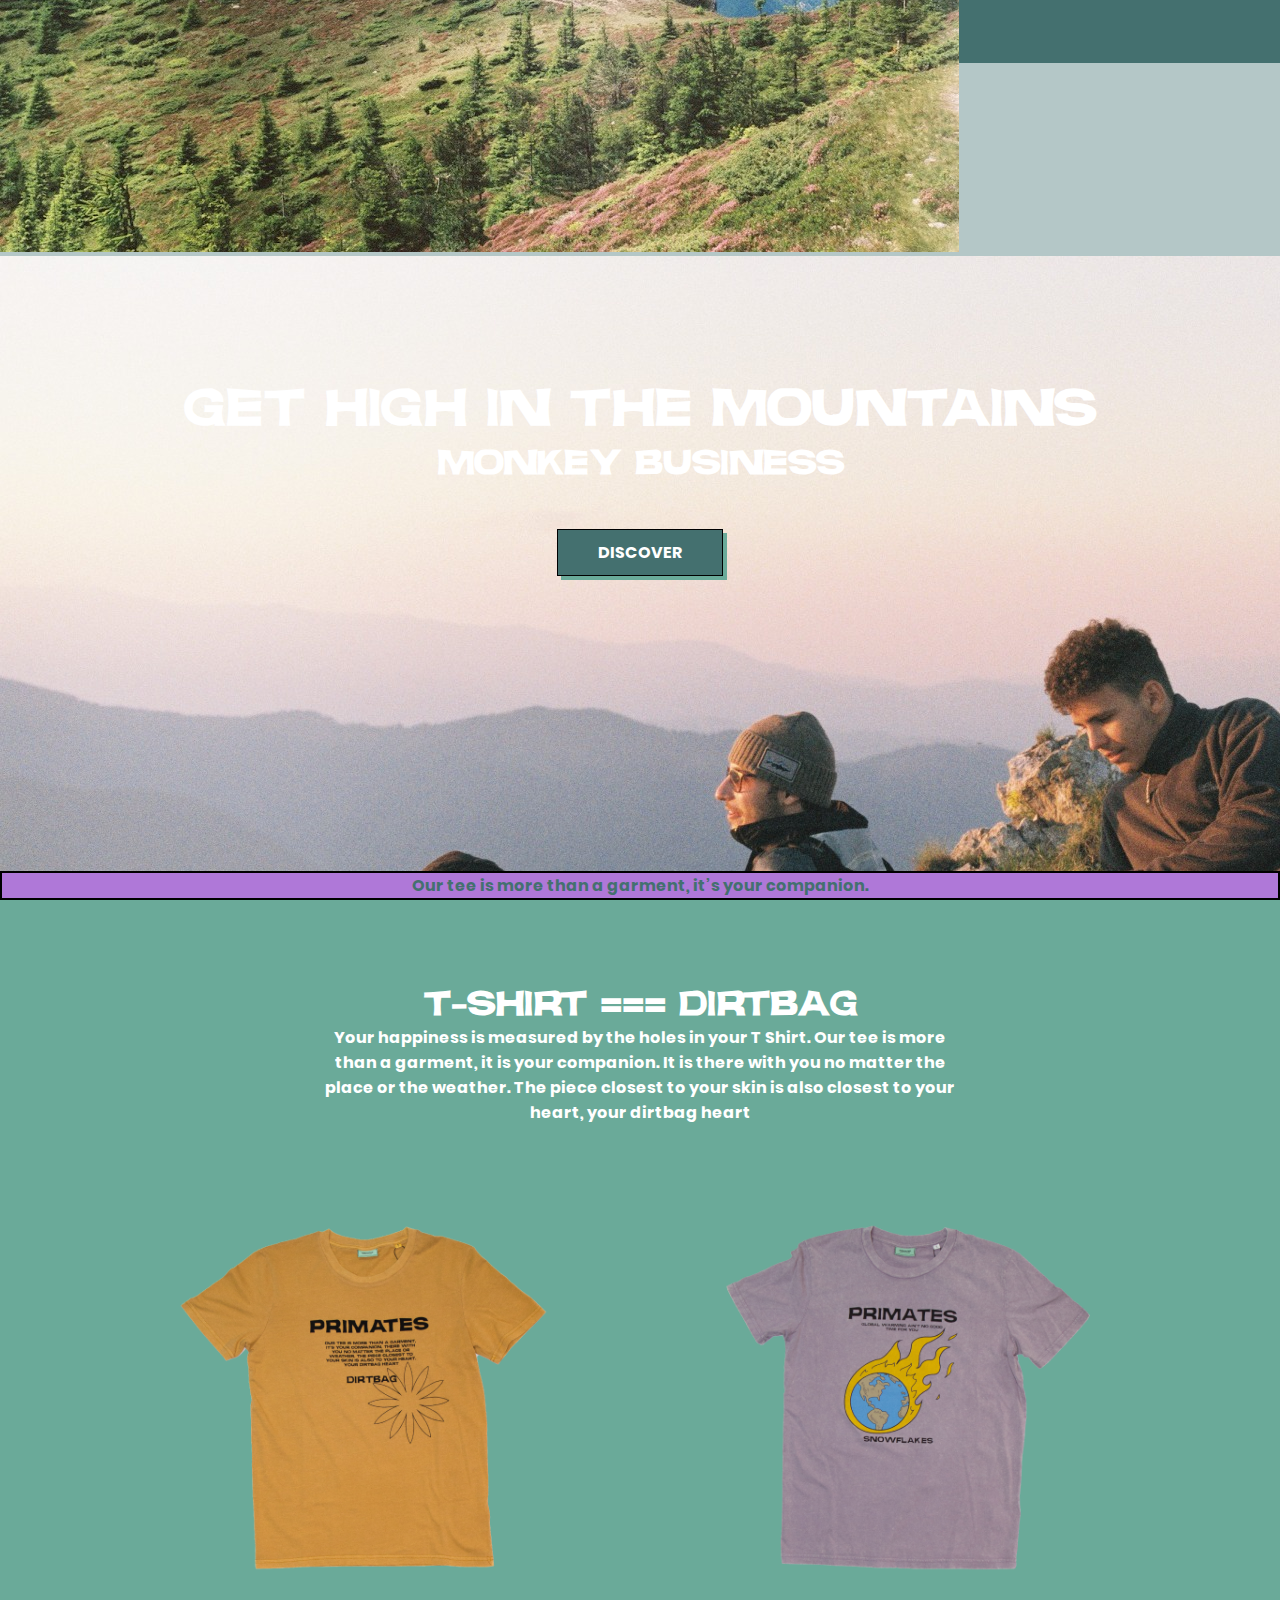
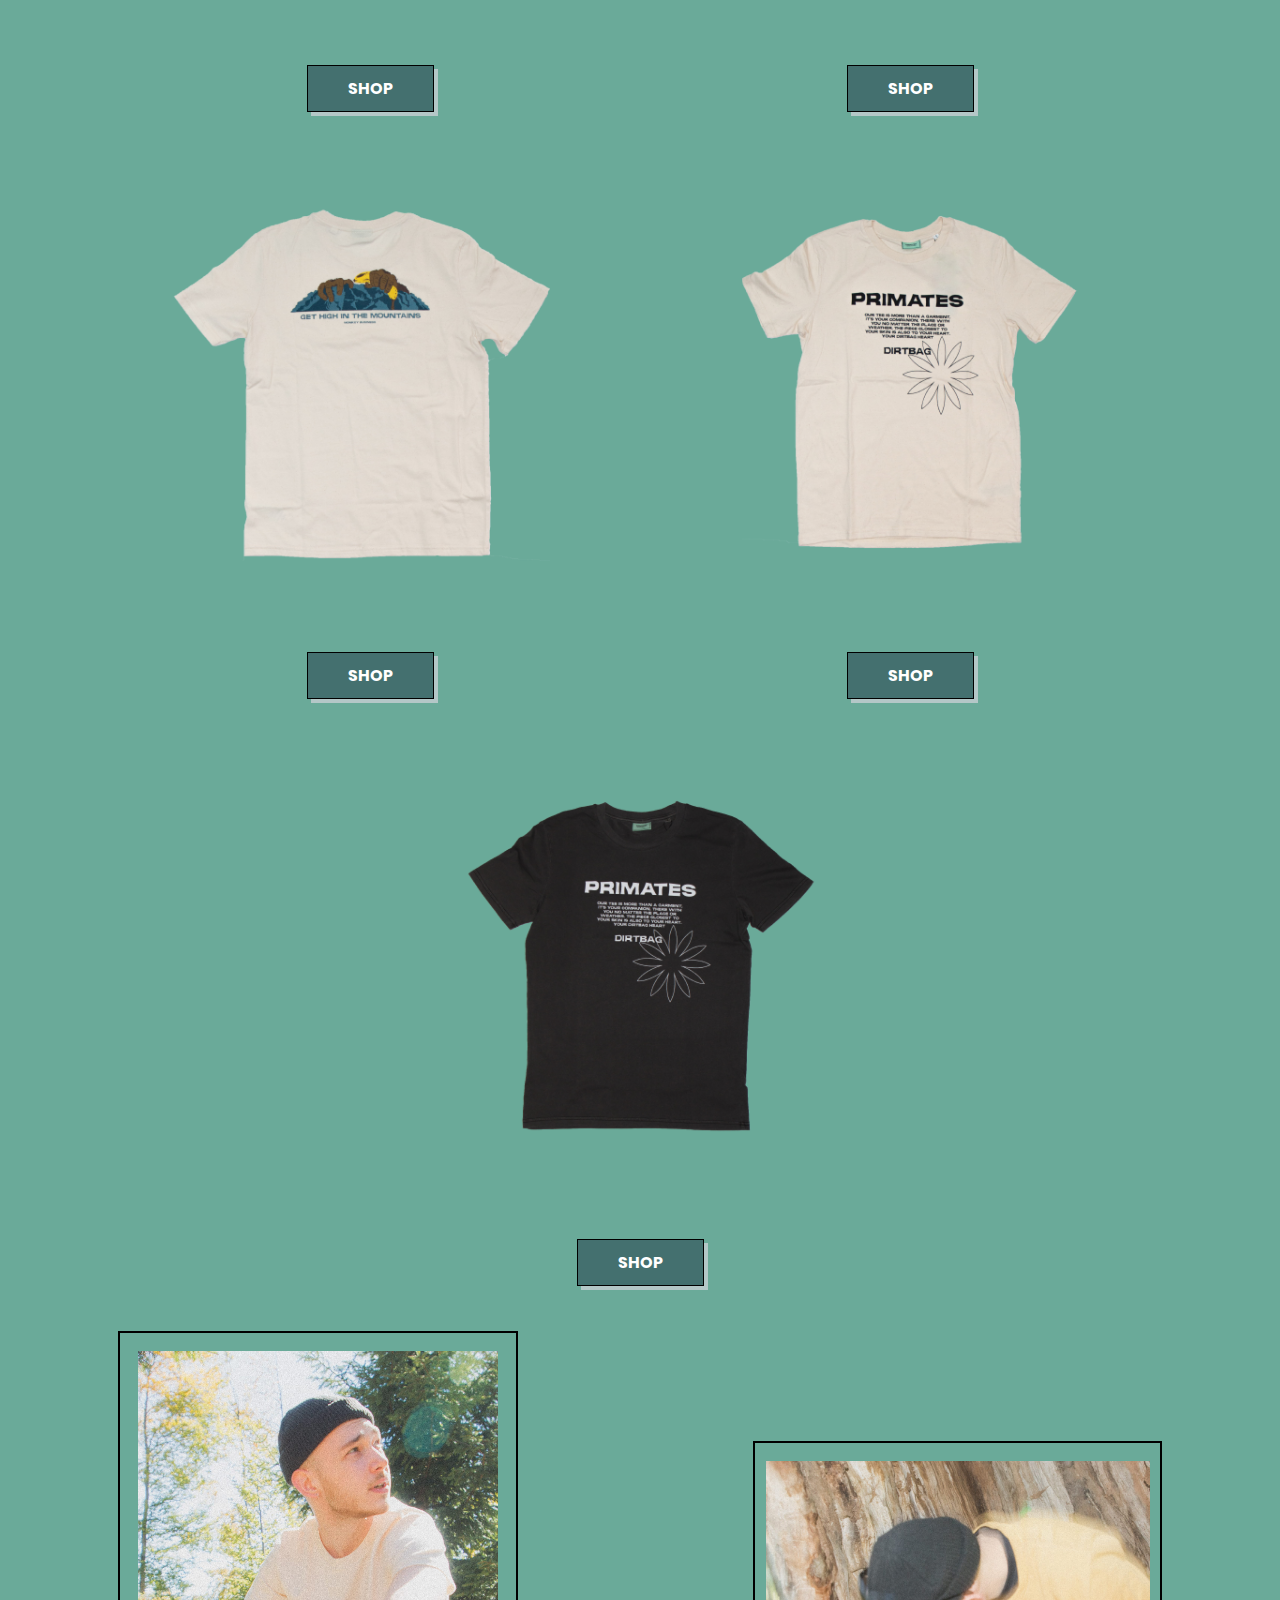
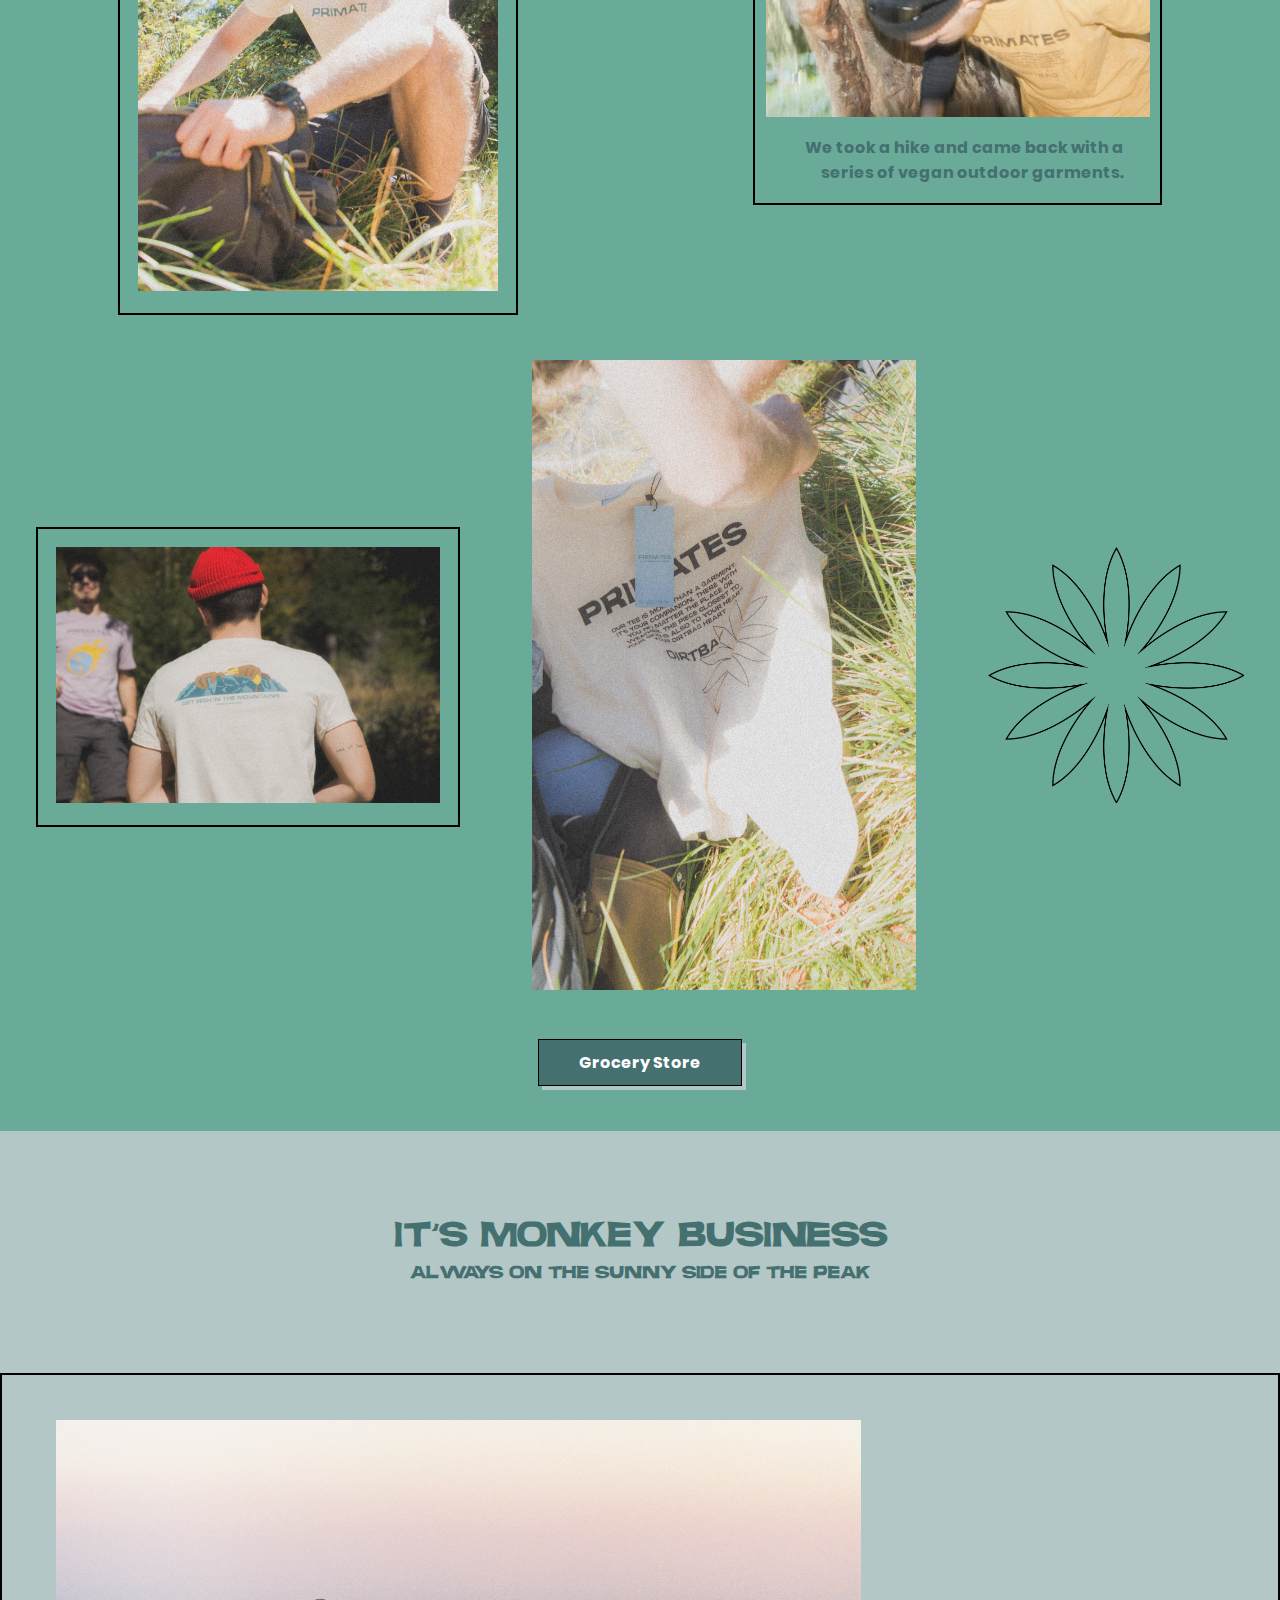
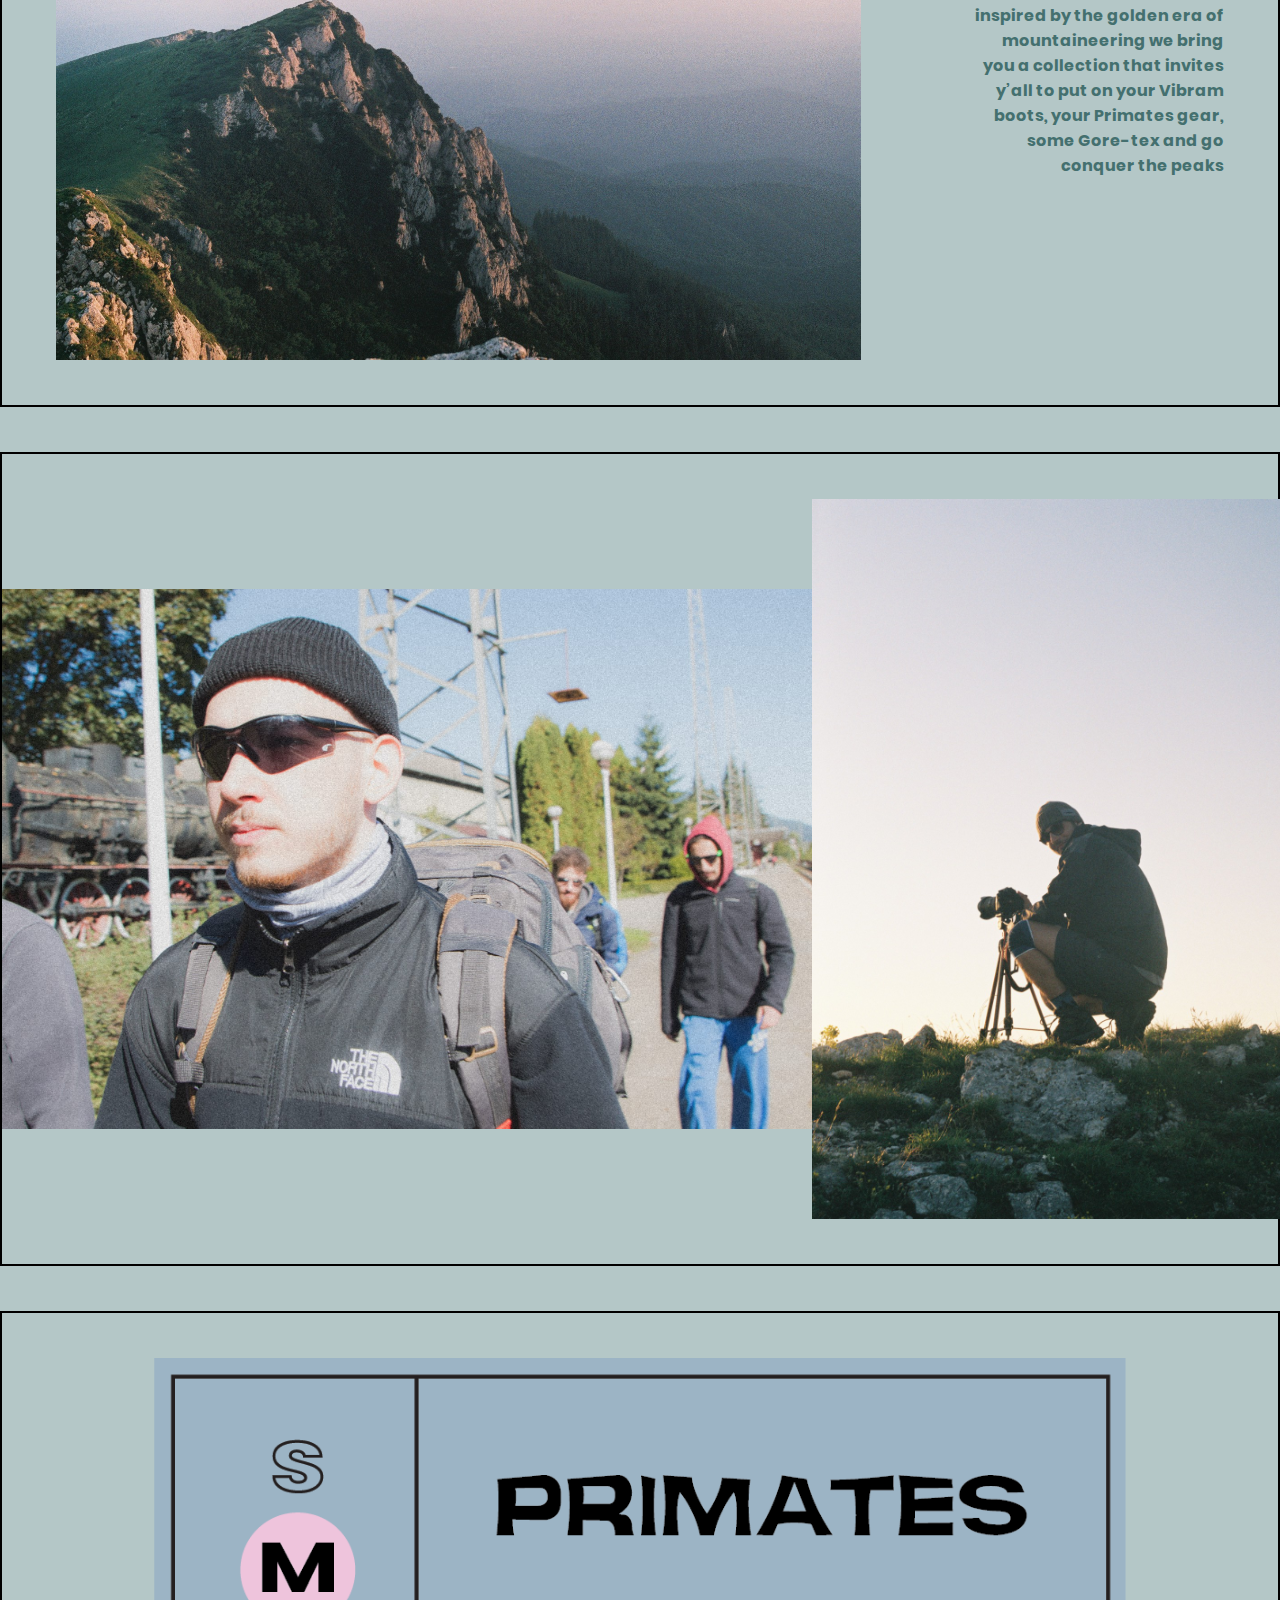
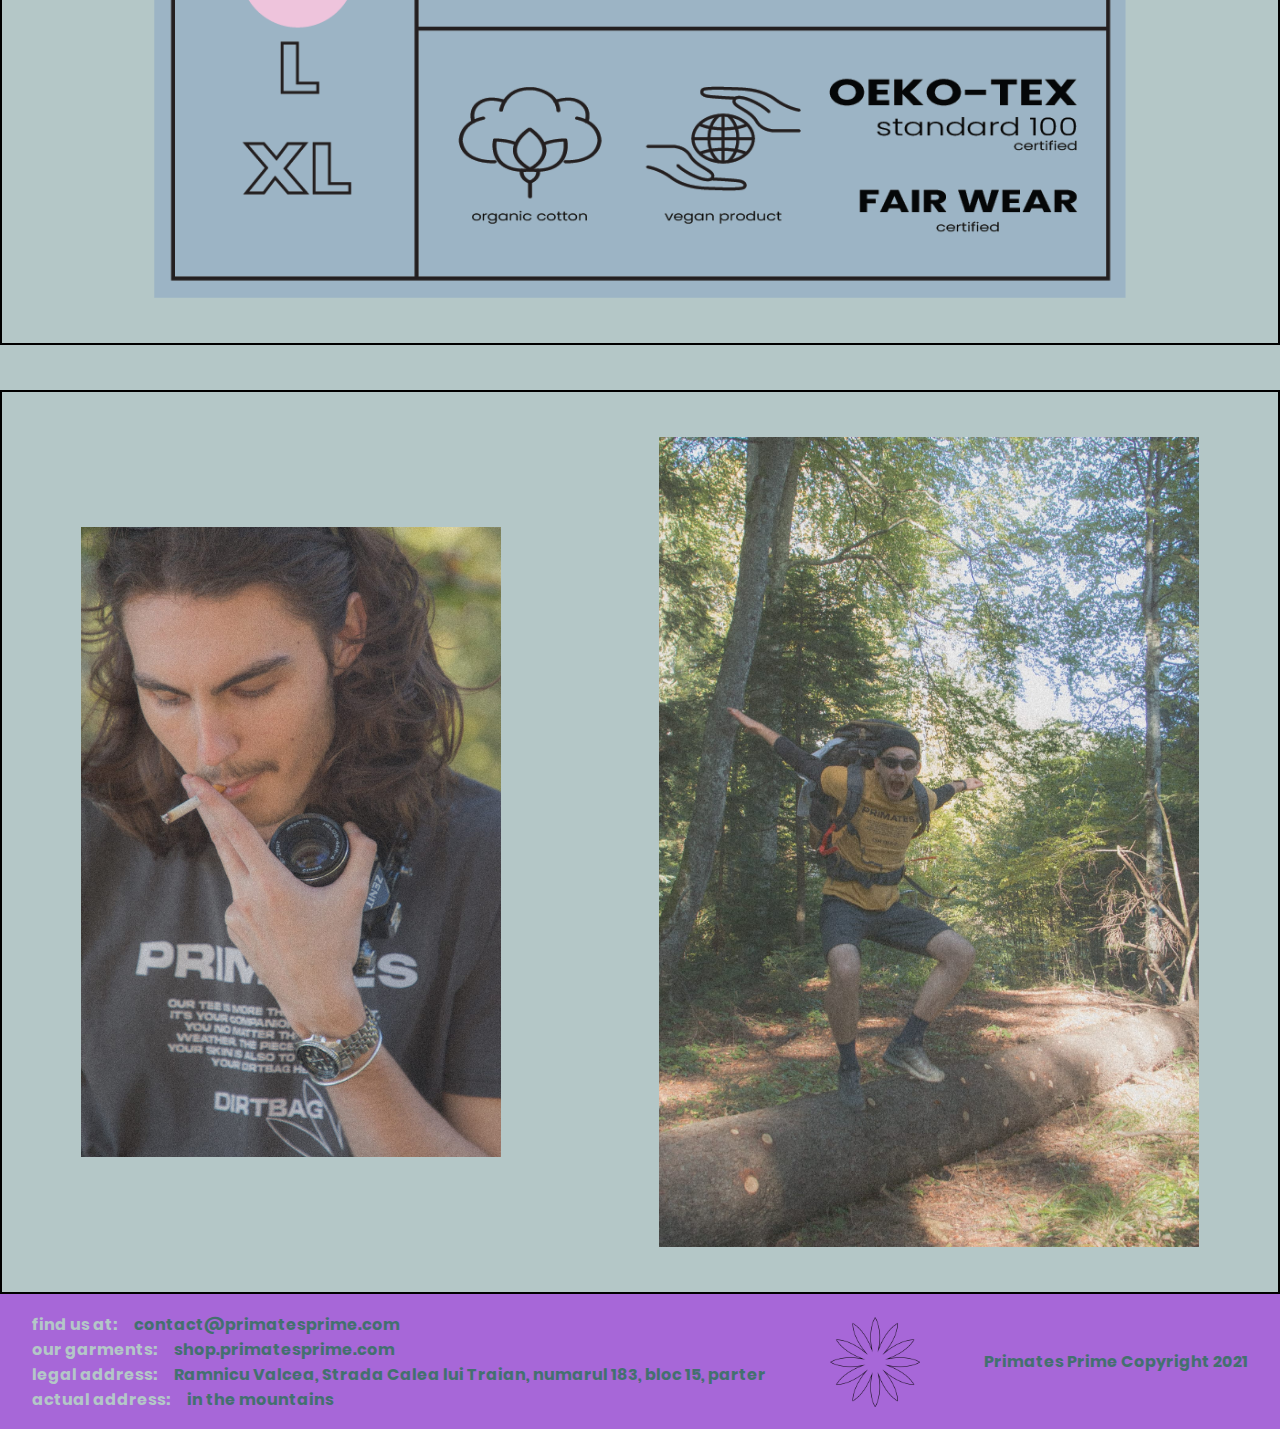
<file: index.html>
<!DOCTYPE html>
<html lang="en">
<head>
  <meta charset="UTF-8">
  <meta http-equiv="X-UA-Compatible" content="IE=edge">
  <meta name="viewport" content="width=device-width, initial-scale=1.0">
  <link href="https://cdn.jsdelivr.net/npm/bootstrap@5.1.3/dist/css/bootstrap.min.css" rel="stylesheet" integrity="sha384-1BmE4kWBq78iYhFldvKuhfTAU6auU8tT94WrHftjDbrCEXSU1oBoqyl2QvZ6jIW3" crossorigin="anonymous">
  <script src="https://cdn.jsdelivr.net/npm/bootstrap@5.1.3/dist/js/bootstrap.bundle.min.js" integrity="sha384-ka7Sk0Gln4gmtz2MlQnikT1wXgYsOg+OMhuP+IlRH9sENBO0LRn5q+8nbTov4+1p" crossorigin="anonymous"></script>
  <link rel="stylesheet" href="./main.css">
  <title>PRIMATES Prime</title>
</head>
<body>

  <nav class="navbar navbar-expand-lg navbar-dark">
    <div class="container-fluid">
      <a class="navbar-brand" href="#">PRIMATES</a>
      <button class="navbar-toggler" type="button" data-bs-toggle="collapse" data-bs-target="#navbarNav" aria-controls="navbarNav" aria-expanded="false" aria-label="Toggle navigation">
        <span class="navbar-toggler-icon"></span>
      </button>
      <div class="collapse navbar-collapse" id="navbarNav">
        <ul class="navbar-nav">
          <li class="nav-item">
            <a class="nav-link active" aria-current="page" href="https://shop.primatesprime.com/">Shop</a>
          </li>
          <li class="nav-item">
            <a class="nav-link active" href="#detailsPage">Gallery</a>
          </li>
          <li class="nav-item">
            <a class="nav-link active" href="#contact">Contact</a>
          </li>
          <li class="nav-item">
            <a class="nav-link active" href="#detailsPage">About</a>
          </li>
        </ul>
      </div>
    </div>
  </nav>


  <div class="landingPage">

    <div id="carouselExampleCaptions" class="carousel caruselul-prm slide" data-bs-ride="carousel">

      <div class="carousel-inner">
        <div class="carousel-item active">
          <img src="./images/picture1 (15).jpeg" class="d-block w-100" alt="...">
        </div>
        <div class="carousel-item">
          <img src="./images/WhatsApp Image 2021-11-12 at 17.00.05.jpeg" class="d-block w-100" alt="...">
        </div>
        <div class="carousel-item">
          <img src="./images/WhatsApp Image 2021-11-12 at 17.01.48.jpeg" class="d-block w-100" alt="...">
        </div>
        <div class="carousel-item">
          <img src="./images/WhatsApp Image 2021-11-12 at 17.02.29.jpeg" class="d-block w-100" alt="...">
        </div>
      </div>
      <button class="carousel-control-prev" type="button" data-bs-target="#carouselExampleCaptions" data-bs-slide="prev">
        <span class="carousel-control-prev-icon" aria-hidden="true"></span>
        <span class="visually-hidden">Previous</span>
      </button>
      <button class="carousel-control-next" type="button" data-bs-target="#carouselExampleCaptions" data-bs-slide="next">
        <span class="carousel-control-next-icon" aria-hidden="true"></span>
        <span class="visually-hidden">Next</span>
      </button>
    </div>
    <!-- <video playsinline autoplay muted loop id="myVideo">
      <source src="./images/elvideo.mp4" type="video/mp4">
    </video> -->

    <div class="landingPage_center">
      <h1>GET HIGH IN THE MOUNTAINS</h1>
      <h2>MONKEY BUSINESS</h2>

      <a href="#productPage" class="button button-shadow">DISCOVER</a>
    </div>
    <div class="landingPage_footer">
      <p>Our tee is more than a garment, it’s your companion.</p>
    </div>

  </div>

  <div class="productPage" id="productPage">

    <img class="flower-power" src="./images/flower power.png" alt="">
    <div class="productPage_header">
      <h1>T-SHIRT === DIRTBAG</h1>
      <p>Your happiness is measured by the holes in your T Shirt.
        Our tee is more than a garment, it is your companion. It is there with you no matter the place or the weather. The piece closest to your skin is also closest to your heart,
        your dirtbag heart</p>
    </div>





  
    <div class="productPage_products">

      <div class="productPage_products-product">
        <img src="./images/Untitled-3.png" alt="">
        <a href="https://shop.primatesprime.com/" class="button-shop button-shop-shadow">SHOP</a>
      </div>
      <div class="productPage_products-product">
        <img src="./images/Untitled-2.png" alt="">
        <a href="https://shop.primatesprime.com/" class="button-shop button-shop-shadow">SHOP</a>
      </div>
      <div class="productPage_products-product">
        <img src="./images/Untitled-1.png" alt="">
        <a href="https://shop.primatesprime.com/" class="button-shop button-shop-shadow">SHOP</a>
      </div>
      <div class="productPage_products-product">
        <img src="./images/Untitled-6.png" alt="">
        <a href="https://shop.primatesprime.com/" class="button-shop button-shop-shadow">SHOP</a>
      </div>
      <div class="productPage_products-product">
        <img src="./images/Untitled-5.png" alt="">
        <a href="https://shop.primatesprime.com/" class="button-shop button-shop-shadow">SHOP</a>
      </div>


    </div>


    <div class="productPage_section-container1">

      <div class="productPage_section1">
        <img src="./images/picture1 (8).jpeg" alt="">
      </div>

      <div class="productPage_section2">
        <img src="./images/picture1 (2).jpeg" alt="">
        <p>We took a hike and came back with a
          series of vegan outdoor garments.</p>
      </div>
    </div>



    <div class="productPage_section-container2">

      <div class="productPage_section3">
        <img src="./images/picture1 (7).jpeg" alt="">
      </div>

      <div class="productPage_section4">
        <img src="./images/picture1 (5).jpeg" alt="">
      </div>

      <div class="productPage_section5">
        <img src="./images/flower power.png" alt="">
      </div>
    </div>

    <div class="productPage_section-container3">
      <a href="" class="button-shop button-shop-shadow">Grocery Store</a>
    </div>


  </div>

  <div class="detailsPage" id="detailsPage">

    <div class="detailsPage_header">
      <h1>IT'S MONKEY BUSINESS</h1>
      <h2>always on the sunny side of the peak</h2>
    </div>

    <div class="detailsPage_section1">
      <img src="./images/picture1 (15).jpeg" alt="">
      <p>inspired by the golden era of
        mountaineering we bring you
        a collection that invites y’all to put
        on your Vibram boots, your Primates
        gear, some Gore-tex and go
        conquer the peaks</p>
    </div>

    <div class="detailsPage_section2">
      <img class="detailsPage_section2-img1" src="./images/picture1 (11).jpeg" alt="">
      <img class="detailsPage_section2-img2" src="./images/picture1 (16).jpeg" alt="">
    </div>

    <div class="detailsPage_section3">
<img src="./images/Sticker Punga M.png" alt="">
    </div>

    <div class="detailsPage_section4">
      <img class="detailsPage_section4-img1" src="./images/picture1 (4).jpeg" alt="">
      <img class="detailsPage_section4-img2" src="./images/picture1 (9).jpeg" alt="">
    </div>
    
  </div>


  <div class="footer-prm" id="contact">
    <div class="contact-left">
      <p>find us at:
      <a href="">contact@primatesprime.com</a></p>
      <p>our garments:
      <a href="">shop.primatesprime.com</a></p>
      <p>legal address:
        <a href="">Ramnicu Valcea, Strada Calea lui Traian, numarul 183, bloc 15, parter</a></p>
        <p>actual address:
          <a href="">in the mountains</a></p>
    </div>
    <img class="flower-footer" src="./images/flower power.png" alt="">
    <div class="contact-right">
      <a href="">Primates Prime Copyright 2021</a>
    </div>
  </div>


  



</body>
</html>
</file>
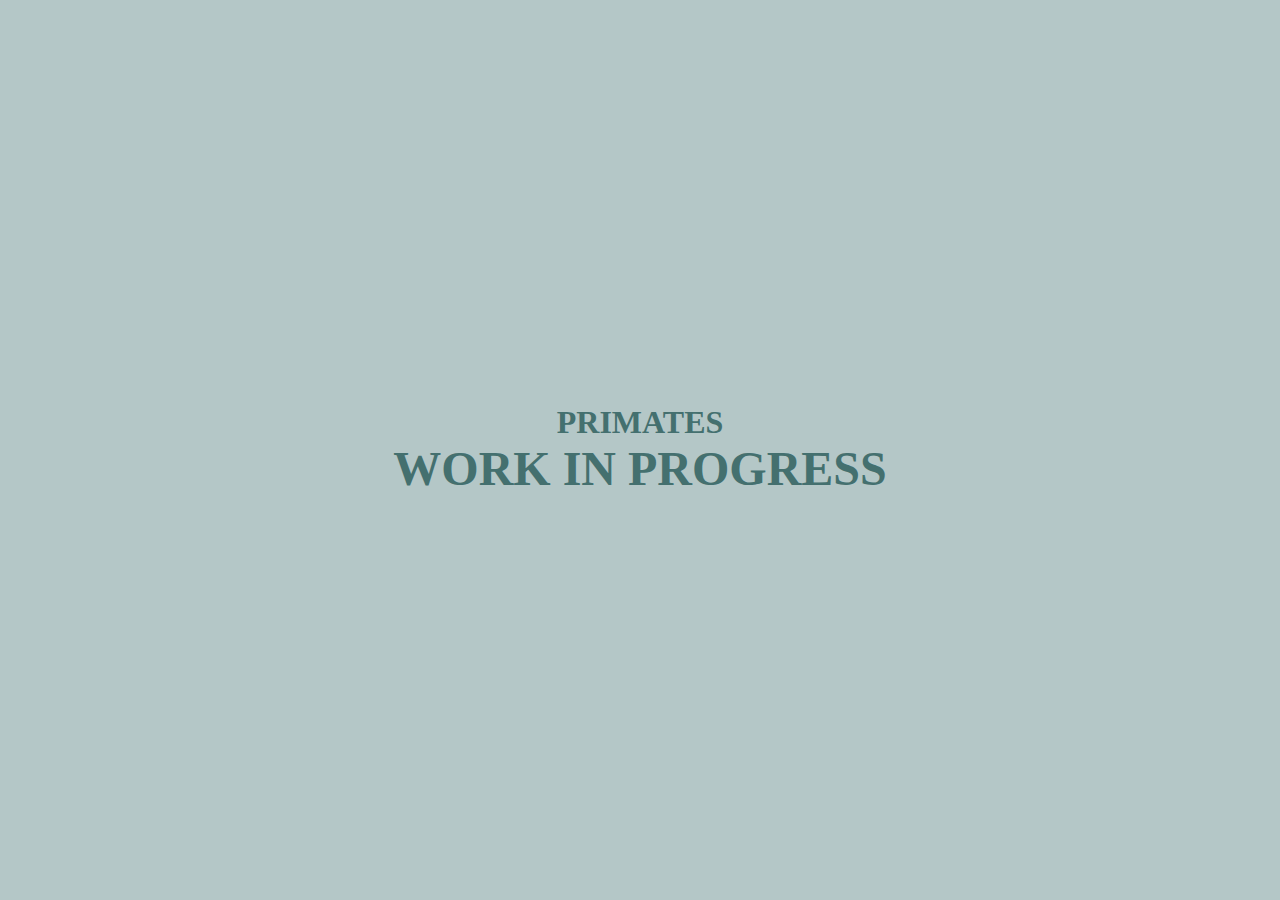
<file: wip.html>
<!DOCTYPE html>
<html lang="en">
<head>
  <meta charset="UTF-8">
  <meta http-equiv="X-UA-Compatible" content="IE=edge">
  <meta name="viewport" content="width=device-width, initial-scale=1.0">
  <link rel="stylesheet" href="wip.css">
  <title>PRIMATES ARE BACK</title>
</head>
<body>
  <div class="container">
    <h2>PRIMATES</h2>
    <h1>WORK IN PROGRESS</h1>
  </div>
</body>
</html>
</file>
<file: main.css>
@font-face {
  font-family: "Jangkuy";
  src: url("./Fonts/JANGKUY-RegularExpanded.otf");
}

@font-face{
  font-family: "Poppins";
  src: url('./Fonts/Poppins-Bold.ttf');
}

* {
  margin: 0;
  padding: 0;
  box-sizing: border-box;
  text-decoration: none;
}

:root {
  --violet:rgb(175, 120, 216);
  --green_light: #6aaa99;
  --green_dark: #44706f;
  --gray: #b4c7c7;
  --black: black;
  --white: white;
}

::-webkit-scrollbar {
  display: none;
}

html {
  scroll-behavior: smooth;
}

body {
  background: var(--gray);
  overflow-x: hidden ;
}

h3,
h4,
p,
a {
  font-family: "Poppins";
  text-decoration: none;
  font-size: 1em;
  color: var(--green_dark);
}

h1, h2 {
  text-align: center;
  font-family: "Jangkuy";
  color: var(--green_dark);
}

a:hover {
  text-decoration: none;
  color: var(--green_light) !important;
}

.button {
  padding: 10px 40px;
  text-align: center;
  border: 1px solid #000;
  text-decoration: none;
}

.button:hover {
  box-shadow: none;
  transform: translate(4px, 4px);
}

.button-shadow {
  background: var(--green_dark);
  color: var(--white);
  box-shadow: 4px 4px 0 var(--green_light);
}

.button-shop {
  padding: 10px 40px;
  text-align: center;
  border: 1px solid #000;
  text-decoration: none;
}

.button-shop:hover {
  box-shadow: none;
  transform: translate(4px, 4px);
}

.button-shop-shadow {
  color: var(--white);
  background: var(--green_dark);
  box-shadow: 4px 4px 0 var(--gray);
}

.navbar-brand{
  font-size: 1.5em;
  font-family: "Jangkuy";
  color: var(--white);
}

.navbar-brand:hover{
  color: var(--green_light);
}


.navbar{
  height: 7vh;
  z-index: 2;
  background: var(--green_dark);
}

.navbar li a{
  color: var(--white);
}
.navbar li a:hover{
  color: var(--green_light);
}

.navbar-toggler{
  border: none !important;
}

.navbar-collapse{
  flex-grow: 0 !important;
}


#myVideo {
  position: absolute;
  right: 0;
  bottom: 0;
  min-width: 100%;
  min-height: 100%;
  opacity: 0.3;
}

.landingPage {
  display: flex;
  justify-content: center;
  align-items: center;
  margin: auto;
  height: 93vh;
  background: var(--gray);
  position: relative;
}

.caruselul-prm{
  width: 100vw;
}


.landingPage_footer{

  background: var(--violet);
  display: flex;
  justify-content: center;
  align-items: center;
  width: 100vw;
  bottom: 0%;
  position: absolute;
  border: var(--black) 2px solid;
}

.landingPage_center {
  position: absolute;
  z-index: 2;
  display: flex;
  justify-content: center;
  align-items: center;
  flex-direction: column;
}

.landingPage_center h1{
  color: var(--white);
  font-size: 3em;
}

.landingPage_center h2{
  color: var(--white);
  font-size: 2em;
  margin-bottom: 5vh;
  margin-top: 1vh;
}

.landingPage_image {
  position: absolute;
  bottom: -10%;
}

.landingPage_image img {
  width: 100vw;
  height: 40vh;
}

.productPage {
  position: relative;
  background: var(--green_light);
}

.productPage_header {
  display: flex;
  justify-content: center;
  align-items: center;
  flex-direction: column;
  padding-top: 10vh;
}

.productPage_header h1{
  color: var(--white);
}

.productPage_header p{
  color: var(--white);
  width: 50vw;
  text-align: center;
}

.flower-power{
display: none;
}

.ecwid div,
.ecwid span,
.ecwid a,
.ecwid p {
  font-family: "Poppins" !important;
  color: var(--white) !important;
}

.ec-size .ec-store__category-page .ec-store__content-wrapper {
  display: flex;
  flex-direction: column;
}

.shop{
  margin: auto;
  display: flex;
  justify-content: center;
  align-items: center;
  width: 80vw;
}


.productPage_products{
  display: flex;
  flex-wrap: wrap;
  justify-content: center;
}

.productPage_products-product {
  display: flex;
  flex-direction: column;
  justify-content: center;
  align-items: center;
}

.productPage_products-product img{
  height: 50vh;
  margin: 5vh;
}



.productPage_section-container1, .productPage_section-container2, .productPage_section-container3{
  margin-top: 5vh;
  display: flex;
  align-items: center;
  justify-content: space-around;
}

.productPage_section-container3{
  padding-bottom: 5vh;
}

.productPage_section1{
  border: var(--black) 2px solid;
  position: relative;
  padding: 2vh;
}

.productPage_section1 img{
  height: 60vh;
}

.productPage_section2{
  padding: 2vh;
  display: flex;
  flex-direction: column;
  justify-content: center;
  align-items: center;
  width: 32vw;
  text-align: right;
  border: var(--black) 2px solid;
}

.productPage_section2 img{
  width: 30vw;
}
.productPage_section2 p{
  padding-top: 2vh;
  width: 26vw;
}

.productPage_section3{
 border: var(--black) 2px solid;
 padding: 2vh; 
}

.productPage_section3 img{
  width: 30vw;
}

.productPage_section4 img{
  width: 30vw;
  height: 70vh;
}

.productPage_section5 img{
  width: 20vw;
}

.detailsPage {
  background: var(--gray);
}

.detailsPage_header{
  display: flex;
  justify-content: center;
  align-items: center;
  flex-direction: column;
  padding-top: 10vh;
}

.detailsPage_header h1{
  font-size: 2em;
}

.detailsPage_header h2{
  font-size: 1em;
  margin-bottom: 5vh;
  margin-top: 1vh;
}

.detailsPage_section1, .detailsPage_section2, .detailsPage_section3, .detailsPage_section4{
  margin-top: 5vh;
  display: flex;
  justify-content: space-around;
  align-items: center;
  padding: 5vh 0vh;
  border: var(--black) 2px solid;
}

.detailsPage_section1 p{
  text-align: right;
  width: 20vw;
}

.detailsPage_section1 img{
  height: 60vh;
}

.detailsPage_section3 img{
  height: 60vh;
}

.detailsPage_section3 p{
  text-align: right;
  width: 20vw;
}

.detailsPage_section2-img1{
  height: 60vh;
}

.detailsPage_section2-img2{
  height: 80vh;
}

.detailsPage_section4-img1{
  height: 70vh;
}

.detailsPage_section4-img2{
  height: 90vh;
}

.contact-left{
  text-align: left;
}

.contact-left a{
  padding-left: 1vw;
}



.footer-prm{
  background: rgb(167, 103, 216);
  height: 15vh;
  text-align: center;
  display: flex;
  justify-content: space-around;
  align-items: center;
}

.footer-prm p{
  color: var(--gray);
}
p{
  margin: 0% !important;
}

.flower-footer{
  height: 10vh;
}



@media (max-width: 1024px) {

  
  h3,
  h4,
  p,
  a {
    font-family: "Poppins" !important;
    text-decoration: none;
    font-size: 1em;
    color: var(--green_dark);
  }

  .footer-prm{
    background: rgb(167, 103, 216);
    height: auto;
    text-align: center;
    flex-direction: column;
  }
  
  .flower-footer{
    padding: 1vh 0vh;
  }

  .contact-left{
    display: none;
  }


  
  h1, h2 {
    font-family: "Jangkuy";
    color: var(--green_dark);
  }

  .navbar-brand{
    font-size: 1.5em;
    font-family: "Jangkuy" !important;
    color: var(--white);
  }

  .caruselul-prm{ display: none;}

  .detailsPage_section3 img{
    display: none;
  }

  .landingPage_center h1{
    font-size: 2em;
    text-align: center;
  }
  
  .landingPage_center h2{
    font-size: 1em;
    margin-bottom: 5vh;
    margin-top: 1vh;
  }

  .flower-power{
    display: none;
  }

  .productPage_section-container1, .productPage_section-container2, .productPage_section-container3{
    margin: 5vh 0vh;
    display: flex;
    align-items: center;
    justify-content: space-around;
    flex-direction: column;
  }

  .productPage_section2, .productPage_section3, .productPage_section4{
    display: none;
  }

  .detailsPage_section1, .detailsPage_section2, .detailsPage_section3, .detailsPage_section4{
    margin-top: 5vh;
    display: flex;
    justify-content: space-around;
    flex-direction: column;
    align-items: center;
    padding: 5vh 0vh;
    border: var(--black) 2px solid;
  }
  

  .detailsPage_section1 p{
    margin-top: 5vh;
    text-align: right;
    width: 80vw;
  }

  .detailsPage_section3 p{
    text-align: right;
    width: 80vw;
    margin-bottom: 5vh;
  }

  .detailsPage_section2-img1{
    height: 50vh;
    margin-bottom: 5vh;
  }
  
  .detailsPage_section2-img2{
    height: 50vh;
  }
  
  .detailsPage_section4-img1{
    height: 50vh;
    margin-bottom: 5vh;
  }
  
  .detailsPage_section4-img2{
    height: 50vh;
  }

  .detailsPage{
    overflow-x: hidden;
  }
  .productPage{
    overflow-x: hidden;
  }

}
</file>
<file: wip.css>
@font-face {
  font-family: "Jangkuy";
  src: url("./Fonts/JANGKUY-RegularExpanded.otf") format("otf");
}

:root {
  --green_light: #6aaa99;
  --green_dark: #44706f;
  --gray: #b4c7c7;
  --black: black;
  --white: white;
}


* {
  margin: 0;
  padding: 0;
  box-sizing: border-box;
  text-decoration: none;
}

h1, h2, h3 {
  text-align: center;
  font-family: "Jangkuy";
  color: var(--green_dark);
}

body{
  height: 100vh;
  background: #b4c7c7;
  display: flex;
  justify-content: center;
  align-items: center;
}

h1{
  font-size: 3em;
}

h2{
  font-size: 2em;
}
</file>
